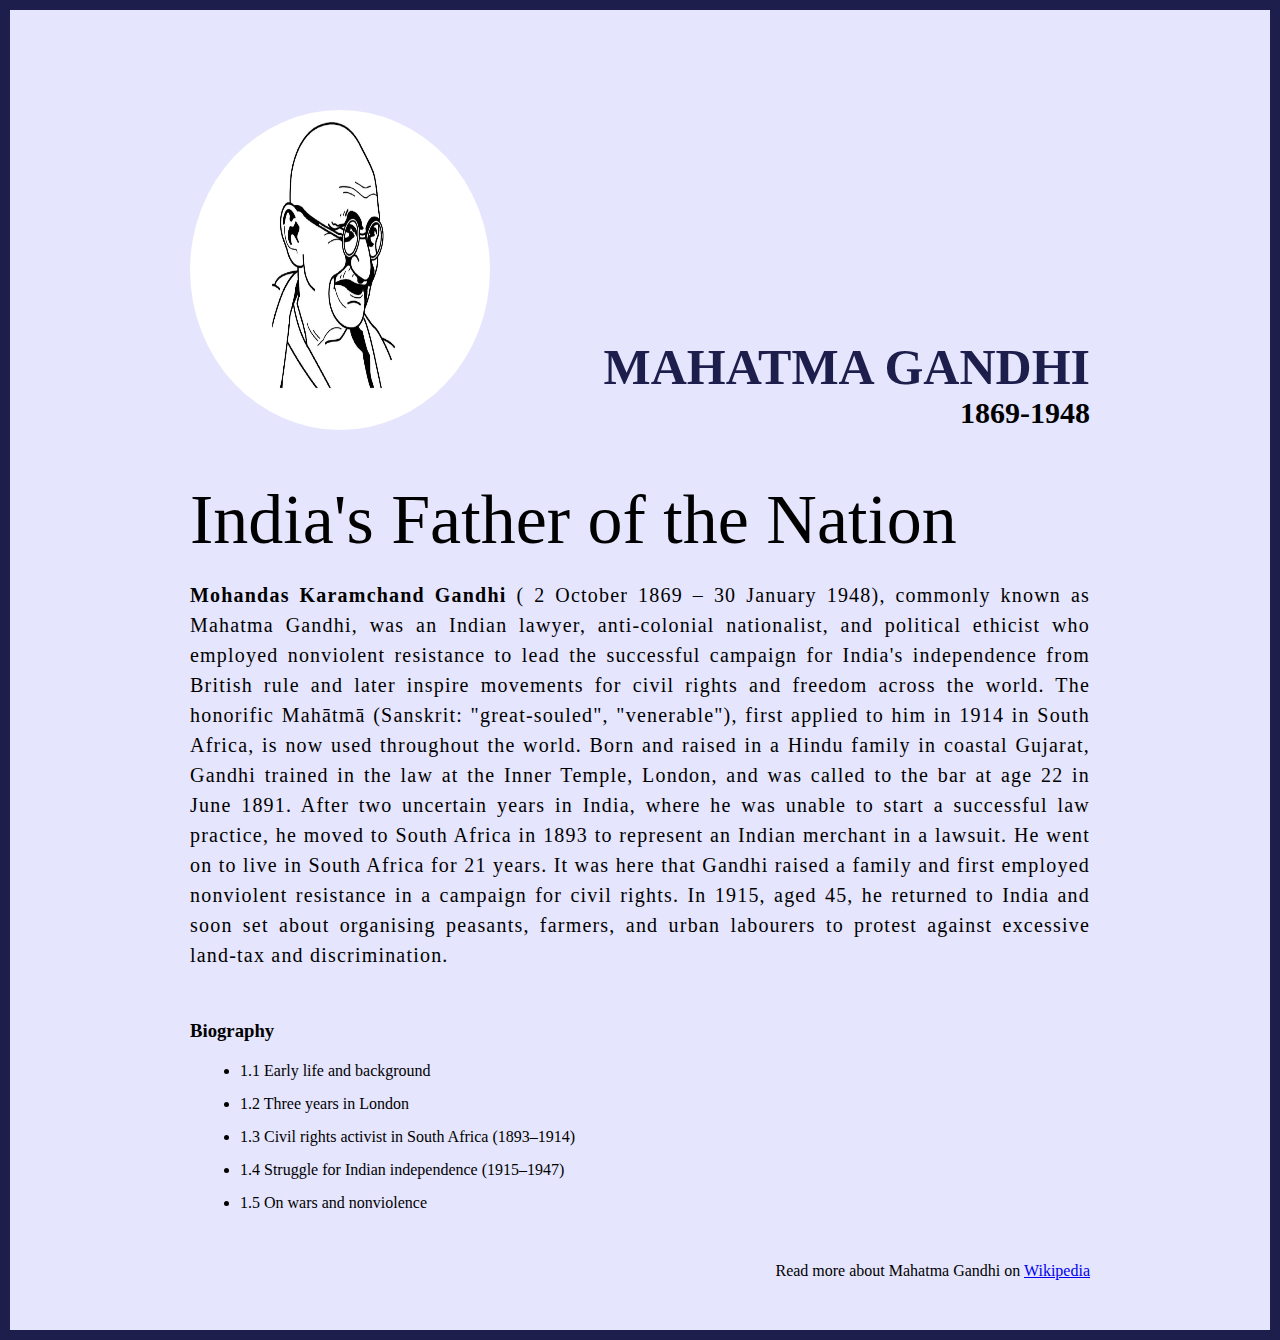
<file: Day 1/index.html>
<!DOCTYPE html>
<html lang="en">
<head>
    <meta charset="UTF-8">
    <meta http-equiv="X-UA-Compatible" content="IE=edge">
    <meta name="viewport" content="width=device-width, initial-scale=1.0">
    <title>The Tribute Website | Mahatma Gandhi</title>
    <link rel="stylesheet" href="style.css">
</head>
<body>
    <div class="container">
        <div class="content">
            <section class="top_section">
                <div class="image_container">
                    <img src="./images/feb2c29c34369edf52d9923259e00337.png" alt="Mahatma Gandhi"/>
                </div>
                <div>
                    <h1>Mahatma Gandhi</h1>
                    <h4>1869-1948</h4>
                </div>
            </section>
            <section class="about_section">
                <h2>India's Father of the Nation</h2>
                <p><b>Mohandas Karamchand Gandhi </b>( 2 October 1869 – 30 January 1948), commonly known as Mahatma Gandhi, was an Indian lawyer, anti-colonial nationalist, and political ethicist who employed nonviolent resistance to lead the successful campaign for India's independence from British rule and later inspire movements for civil rights and freedom across the world. The honorific Mahātmā (Sanskrit: "great-souled", "venerable"), first applied to him in 1914 in South Africa, is now used throughout the world.

                    Born and raised in a Hindu family in coastal Gujarat, Gandhi trained in the law at the Inner Temple, London, and was called to the bar at age 22 in June 1891. After two uncertain years in India, where he was unable to start a successful law practice, he moved to South Africa in 1893 to represent an Indian merchant in a lawsuit. He went on to live in South Africa for 21 years. It was here that Gandhi raised a family and first employed nonviolent resistance in a campaign for civil rights. In 1915, aged 45, he returned to India and soon set about organising peasants, farmers, and urban labourers to protest against excessive land-tax and discrimination.</p>
            </section>
            <section class="biography_section">
                <h3>Biography</h3>
                <ul>
                    <li>1.1	Early life and background</li>
                    <li>1.2	Three years in London</li>
                    <li>1.3	Civil rights activist in South Africa (1893–1914)</li>
                    <li>1.4	Struggle for Indian independence (1915–1947)</li>
                    <li>1.5	On wars and nonviolence</li>
                </ul>
            </section>
            <footer>
                <p>Read more about Mahatma Gandhi on <a href="https://en.wikipedia.org/wiki/Mahatma_Gandhi">Wikipedia</a></p>
            </footer>
        </div>
    </div>
</body>
</html>
</file>
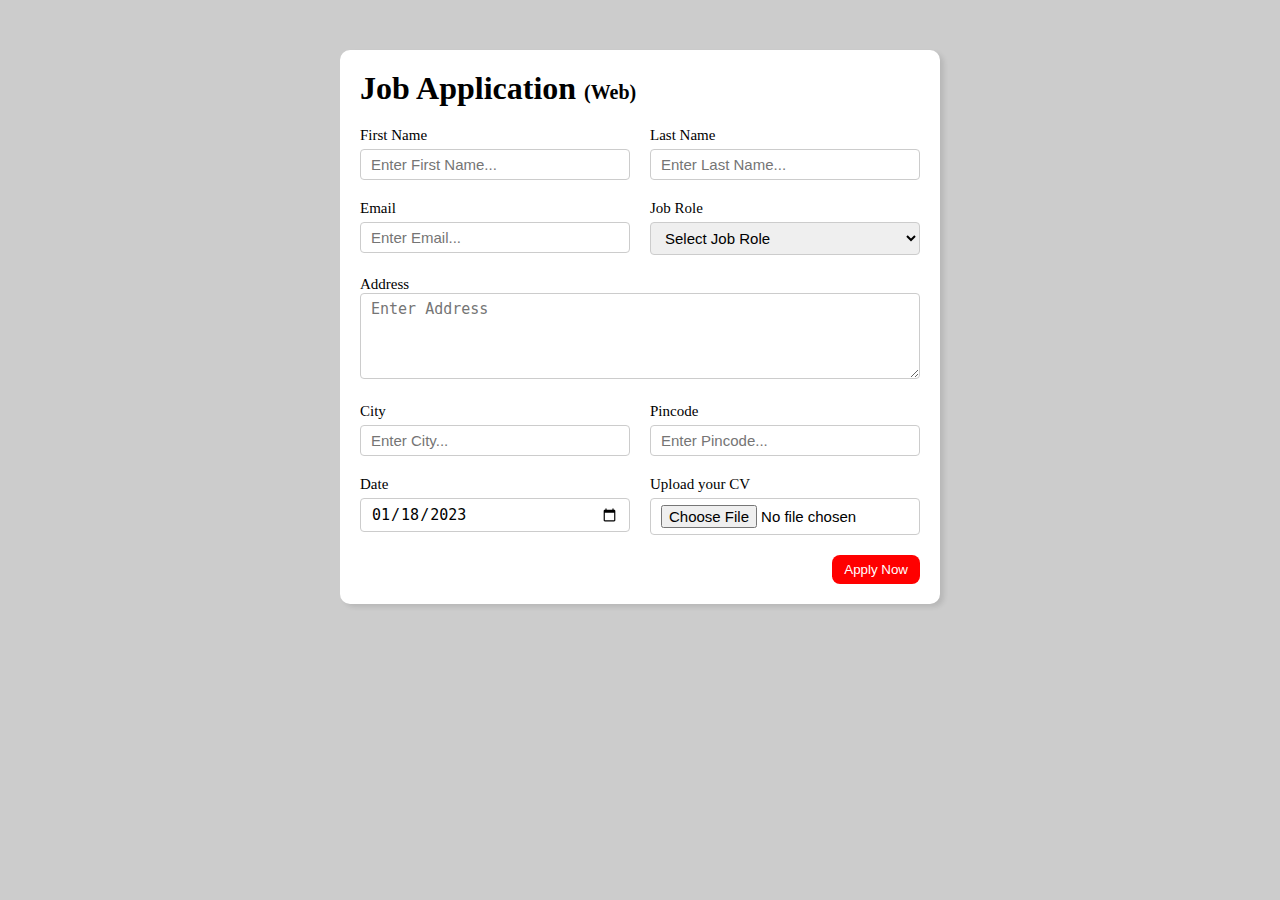
<file: Day 2/index.html>
<!DOCTYPE html>
<html lang="en">
<head>
    <meta charset="UTF-8">
    <meta http-equiv="X-UA-Compatible" content="IE=edge">
    <meta name="viewport" content="width=device-width, initial-scale=1.0">
    <title>Job Application Form</title>
    <link rel="stylesheet" href="style.css">
</head>
<body>
    <div class="container">
        <div class="apply_box">
            <h1>
                Job Application
            <span class="title_small">(Web)</span>
        </h1>
        <form action="">
            <div class="form_container">
                <div class="form_control">
                    <label for="first_name">First Name</label>
                    <input id="first_name" name="first_name" placeholder="Enter First Name...">
                </div>
                <div class="form_control">
                    <label for="last_name">Last Name</label>
                    <input id="last_name" name="last_name" placeholder="Enter Last Name...">
                </div>
                <div class="form_control">
                    <label for="email">Email</label>
                    <input type="email" id="email" name="email" placeholder="Enter Email...">
                </div>
                <div class="form_control">
                    <label for="job_role">Job Role</label>
                    <select id="job_role" name="job_role">
                        <option value="">Select Job Role</option>
                        <option value="frontend">Frontend Developer</option>
                        <option value="backend">Backend Developer</option>
                        <option value="full_stack">Full Stack Developer</option>
                        <option value="ui_ux">UI UX Designer</option>
                    </select>
                </div>
                <div class="textarea_control">
                    <label for="address">Address</label>
                    <textarea id="address" name="address" rows="4" cols="50" placeholder="Enter Address"></textarea>
                </div>
                <div class="form_control">
                    <label for="city">City</label>
                    <input id="city" name="city" placeholder="Enter City...">
                </div>
                <div class="form_control">
                    <label for="pincode">Pincode</label>
                    <input type="number" id="pincode" name="pincode" placeholder="Enter Pincode...">
                </div>
                <div class="form_control">
                    <label for="date">Date</label>
                    <input value="2023-01-18" type="date" id="date" name="date">
                </div>
                <div class="form_control">
                    <label for="upload">Upload your CV</label>
                    <input type="file" id="upload" name="upload">
                </div>
            </div>
            <div class="button_container">
                <button type="submit">Apply Now</button>
            </div>
        </form>
        </div>
    </div>
</body>
</html>
</file>
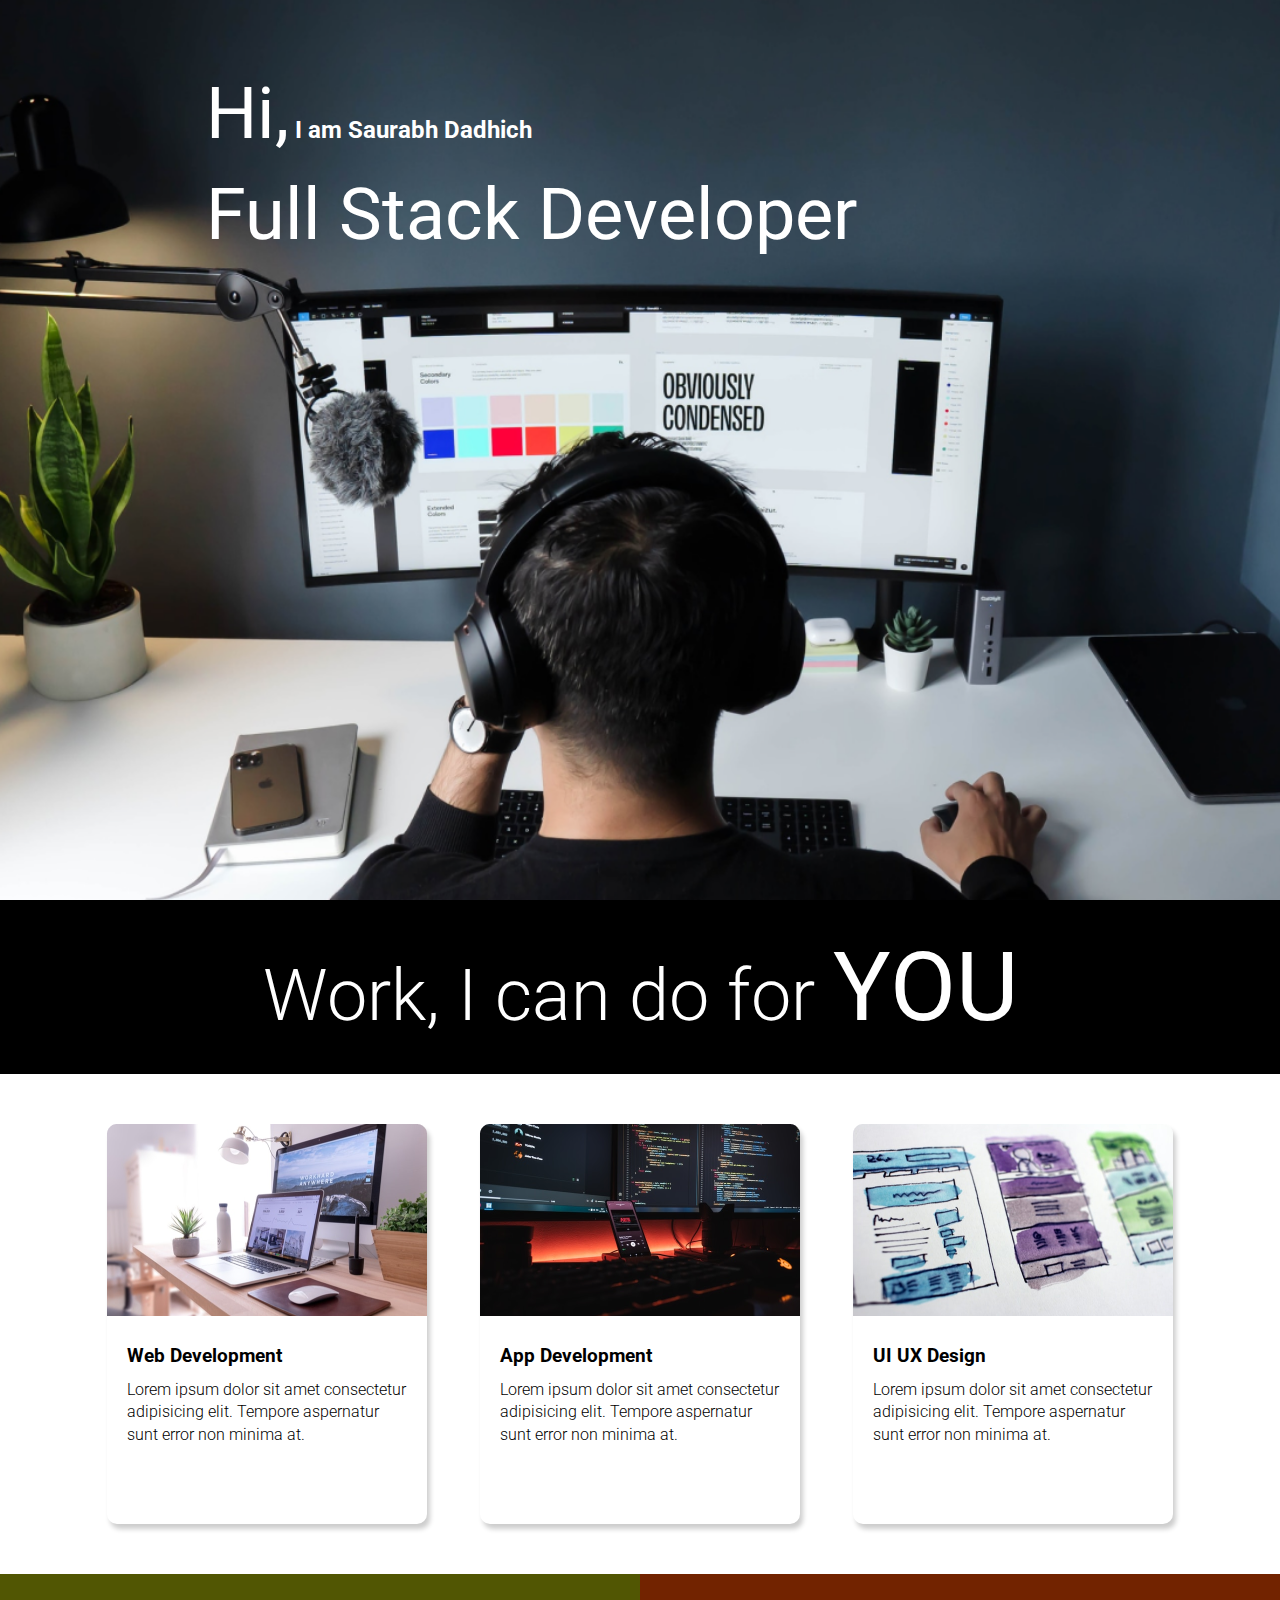
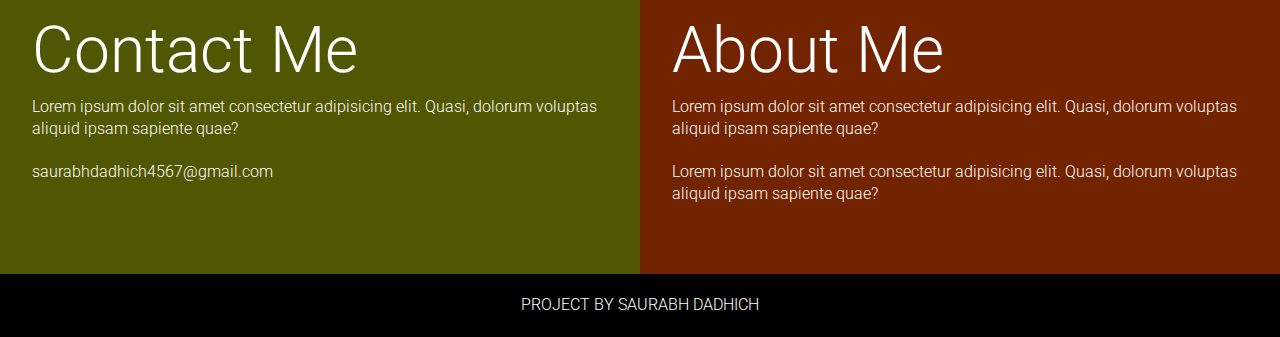
<file: Day 4/index.html>
<!DOCTYPE html>
<html lang="en">
<head>
    <meta charset="UTF-8">
    <meta http-equiv="X-UA-Compatible" content="IE=edge">
    <meta name="viewport" content="width=device-width, initial-scale=1.0">
    <title>Developer | Landing Page</title>
    <link rel="stylesheet" href="style.css">
</head>
<body>
       <section class="hero_section">
            <div class="text_container">
                <h2><span class="lg_text">Hi,</span> I am Saurabh Dadhich</h2>
                <h1 class="lg_text">Full Stack Developer</h1>
            </div>
       </section> 
       <section class="black_box">
        <h2>Work, I can do for <span>YOU</span></h2>
       </section>
       <section class="work">
        <div class="grid_item">
            <div class="card">
                <div class="image_container">
                    <img src="images/web.png" alt="web development">
                </div>
                <div class="card_content">
                    <h3>Web Development</h3>
                    <p>Lorem ipsum dolor sit amet consectetur adipisicing elit. Tempore aspernatur sunt error non minima at.
                    </p>
                </div>
            </div>
        </div>
        <div class="grid_item">
            <div class="card">
                <div class="image_container">
                    <img src="images/mobile.png" alt="web development">
                </div>
                <div class="card_content">
                    <h3>App Development</h3>
                    <p>Lorem ipsum dolor sit amet consectetur adipisicing elit. Tempore aspernatur sunt error non minima at.
                    </p>
                </div>
            </div>
        </div>
        <div class="grid_item">
            <div class="card">
                <div class="image_container">
                    <img src="images/uiux.png" alt="web development">
                </div>
                <div class="card_content">
                    <h3>UI UX Design</h3>
                    <p>Lorem ipsum dolor sit amet consectetur adipisicing elit. Tempore aspernatur sunt error non minima at.
                    </p>
                </div>
            </div>
        </div>
       </section>
       <section class="bottom_section">
        <div class="contact">
            <h2>Contact Me</h2>
            <p>Lorem ipsum dolor sit amet consectetur adipisicing elit. Quasi, dolorum voluptas aliquid ipsam sapiente quae?</p>
            <p>saurabhdadhich4567@gmail.com</p>
        </div>
        <div class="about">
             <h2>About Me</h2>
             <p>Lorem ipsum dolor sit amet consectetur adipisicing elit. Quasi, dolorum voluptas aliquid ipsam sapiente quae?</p>
             <p>Lorem ipsum dolor sit amet consectetur adipisicing elit. Quasi, dolorum voluptas aliquid ipsam sapiente quae?</p>
        </div>
       </section>
       <footer>Project by Saurabh Dadhich</footer>
</body>
</html>
</file>
<file: Day 1/style.css>
*{
    margin: 0;
    padding: 0;
    box-sizing: border-box;
}

.container{
    background-color:#E5E5FD ;
    min-height: 100vh;
    border: 10px solid #1D1E4C;
}
.content{
    max-width: 900px;
    margin: 0 auto;
}
.top_section{
    margin-top: 100px;
    display: flex;
    justify-content:space-between ;
    align-items: flex-end;
}
.top_section h1{
    font-size: 50px;
    font-weight: bold;
    color: #1D1E4C;
    text-transform: uppercase;
}
.top_section h4{
    font-size: 30px;
    text-align: end;
}

.image_container{
    border-radius:50% ;
    overflow: hidden;
}

.image_container,img{
    width: 300px;
    height: 320px;
}
.about_section{
    margin-top: 50px ;
}
.about_section h2{
    font-size: 70px;
    font-weight: 400;
    margin-bottom: 20px;
}
.about_section p{
    font-size: 20px;
    line-height: 30px;
    letter-spacing: 1.2px;
    text-align: justify;
}
.biography_section{
    margin: 50px 0px;  
}
.biography_section h3{
    margin-bottom: 20px;  
}
.biography_section ul{
    margin-left: 50px;
}
.biography_section li{
    margin-bottom: 15px;
}
footer{
    margin: 50px 0;
}
footer p{
    text-align: end;
}
</file>
<file: Day 2/style.css>
*{
    margin: 0;
    padding: 0;
    box-sizing: border-box;
}
body{
    background-color: #ccc;
}
.container{
    max-width: 900px;
    margin: 0 auto;
}
.apply_box{
   max-width: 600px;
   padding: 20px; 
   background-color: white;
   margin: 0 auto;
   margin-top: 50px;
   box-shadow: 4px 3px 5px rgba(1, 1, 1, 0.1);
   border-radius: 10px;
}
.title_small{
    font-size: 20px;
}

.form_container{
    margin-top: 20px;
    display: grid;
    grid-template-columns: repeat(auto-fit, minmax(200px,1fr));
    gap: 20px;
}
.form_control{
    display: flex;
    flex-direction: column;
}
label{
    font-size: 15px;
    margin-bottom: 5px;
}
input, select,textarea{
    padding: 6px 10px;
    border:  1px solid #ccc;
    border-radius: 4px;
    font-size: 15px;
}
input:focus{
    outline-color: red;
}
.button_container{
    display: flex;
    justify-content: flex-end;
    margin-top: 20px;
}
button{
    background-color: red;
    border: transparent solid 2px;
    padding: 5px 10px;
    color: white;
    border-radius: 8px;
    transition: 0.3s ease-in;
}
button:hover{
    background-color: #ccc;
    border: 2px solid red;
    color: black;
    transition: 0.3s ease-out;
    cursor: pointer;
}
.textarea_control{
    grid-column: 1 /span 2;
}
.textarea_control, textarea{
    width: 100%;
}
@media (max-width:460px){
    .textarea_control{
        grid-column: 1 /span 1;
    }
}
</file>
<file: Day 4/style.css>
@import url('https://fonts.googleapis.com/css2?family=Roboto:ital,wght@0,100;0,300;0,400;0,500;0,700;0,900;1,100;1,300;1,400;1,500;1,700;1,900&display=swap');
*{
    margin: 0;
    padding: 0;
    box-sizing: border-box;
}
html,body{
    line-height: 1.4;
    font-weight: 300;
    font-family: 'Roboto', sans-serif;
}
.hero_section{
    background-image: url(images/developer.png);
    min-height: 100vh;
    background-position: center;
    background-size: cover;
    background-repeat: no-repeat;
}
.text_container{
    color: white;
    max-width: 900px;
    margin: 0 auto;
    padding-top: 64px;
    padding-left: 16px;
}
.lg_text{
    font-size: 72px;
    font-weight: 400;
}
.black_box{
          background-color: black;
          padding: 20px;
          
}
.black_box h2{
    color: white;
    font-size: 72px;
    text-align: center;
    font-weight: 300;
}
.black_box h2 span{
    font-weight: 400;
    font-size: 96px;
}
.work{
    display: grid;
    gap: 20px;
    
    max-width: 1100px;
    margin: 50px auto;
    grid-template-columns: repeat(auto-fit,minmax(320px,1fr));
}
.grid_item{
    display: flex; 
    justify-content: center;
    align-items: center;
}
.card{
    max-width: 320px;
    height: 400px;
    border-radius: 10px;
    box-shadow: 3px 5px 5px rgba(1, 1, 1, 0.2);
    transition: 0.2 ease-in-out;
    
}
.card:hover{
    transform: scale(1.04);
    box-shadow: 3px 5px 5px rgba(1, 1, 1, 0.3);
    transition: 0.2 ease-in-out;
}
.card_content{
    padding: 20px;
}
.card_content h3{
    margin-bottom: 10px;
}
.bottom_section{
    display: flex;
}
.contact{
    background-color: #515603;
}
.about{
    background-color: #722300;
}
.contact, .about{
    min-height: 300px;
    padding: 32px;
    color: white;
}
.contact h2, .about h2{
    font-size: 64px;
    font-weight: 300;
}
.contact p, .about p{
    margin-bottom: 20px;
}
footer{
    text-align: center;
    text-transform: uppercase;
    background-color: #000;
    color: white;
    padding: 20px;
}
@media(max-width:786px){
    .hero_section{
        min-height: 50vh;
    }
    .text_container{
        padding: 10px 0;
        text-align: center;
    }
    .lg_text{
        font-size: 32px;
    }
    .black_box h2{
        font-size: 24px;
    }
    .black_box h2 span{
        font-size: 32px;
        font-weight: 400;
    }
    .bottom_section{
        flex-direction: column;
    }
    h1{
        font-size: 32px;
    }
    .contact h2, .about h2{
        font-size: 32px;
    }
}
</file>
